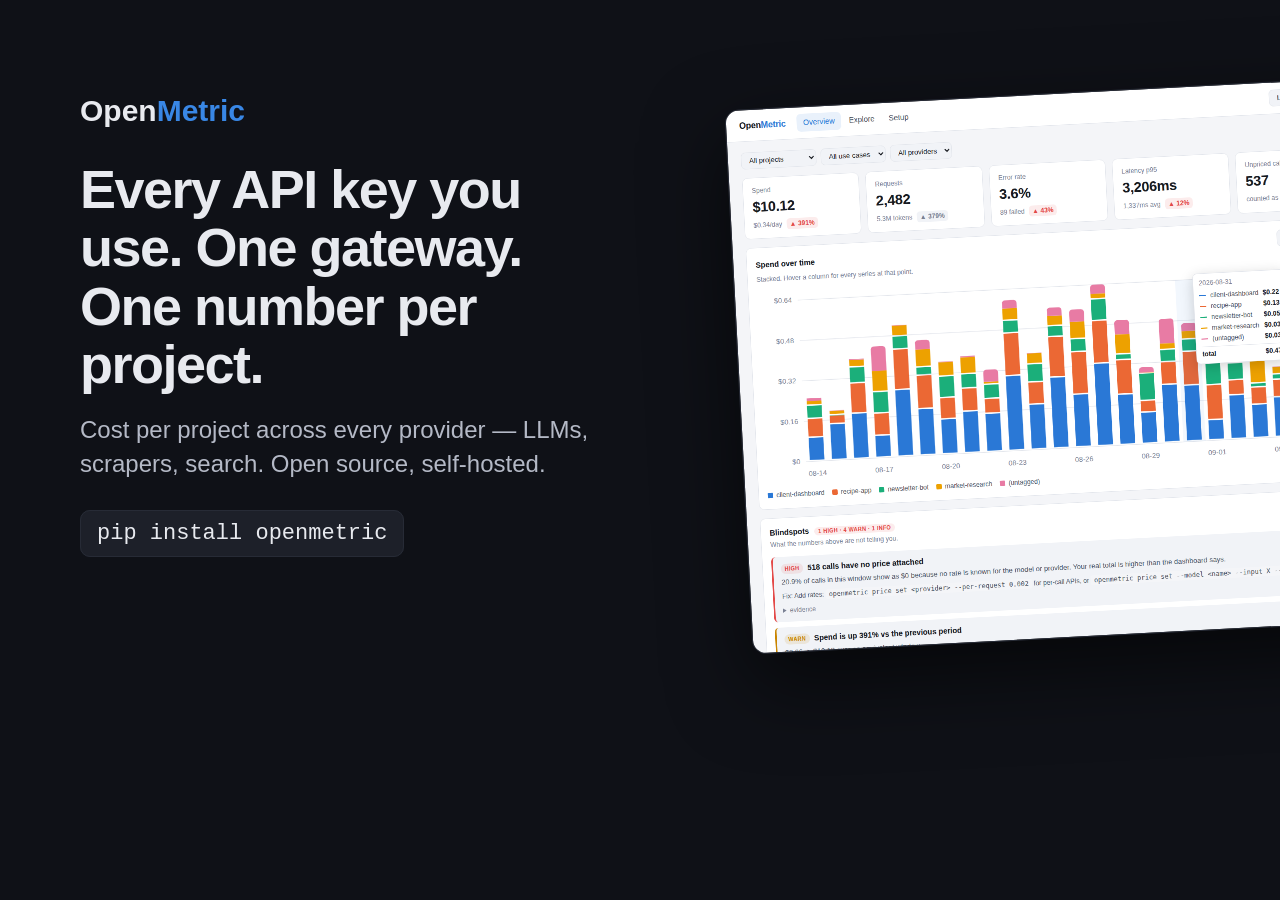
<file: site/og.html>
<!doctype html><meta charset="utf-8">
<style>
  body{margin:0;width:1280px;height:640px;background:#0f1117;color:#e8eaef;font:28px/1.4 -apple-system,BlinkMacSystemFont,"Segoe UI",Roboto,sans-serif;display:flex;align-items:center;padding:0 80px;box-sizing:border-box;position:relative;overflow:hidden}
  .l{max-width:540px}.b{font-weight:700;font-size:30px;margin-bottom:28px}.b span{color:#3987e5}
  h1{font-size:54px;line-height:1.08;letter-spacing:-1.5px;margin:0 0 20px}p{color:#b4b9c6;margin:0 0 30px;font-size:24px}
  code{font-family:ui-monospace,Menlo,monospace;font-size:22px;background:#1d2029;border:1px solid #272b36;padding:10px 16px;border-radius:10px;color:#e8eaef}
  .shot{position:absolute;right:-220px;top:90px;width:760px;border-radius:14px;overflow:hidden;box-shadow:0 30px 80px rgba(0,0,0,.6);border:1px solid #272b36;transform:rotate(-3deg)}
  .shot img{display:block;width:100%}
</style>
<div class="l"><div class="b">Open<span>Metric</span></div>
<h1>Every API key you use. One gateway. One number per project.</h1>
<p>Cost per project across every provider — LLMs, scrapers, search. Open source, self-hosted.</p>
<code>pip install openmetric</code></div>
<div class="shot"><img src="screenshot.png"></div>
</file>
